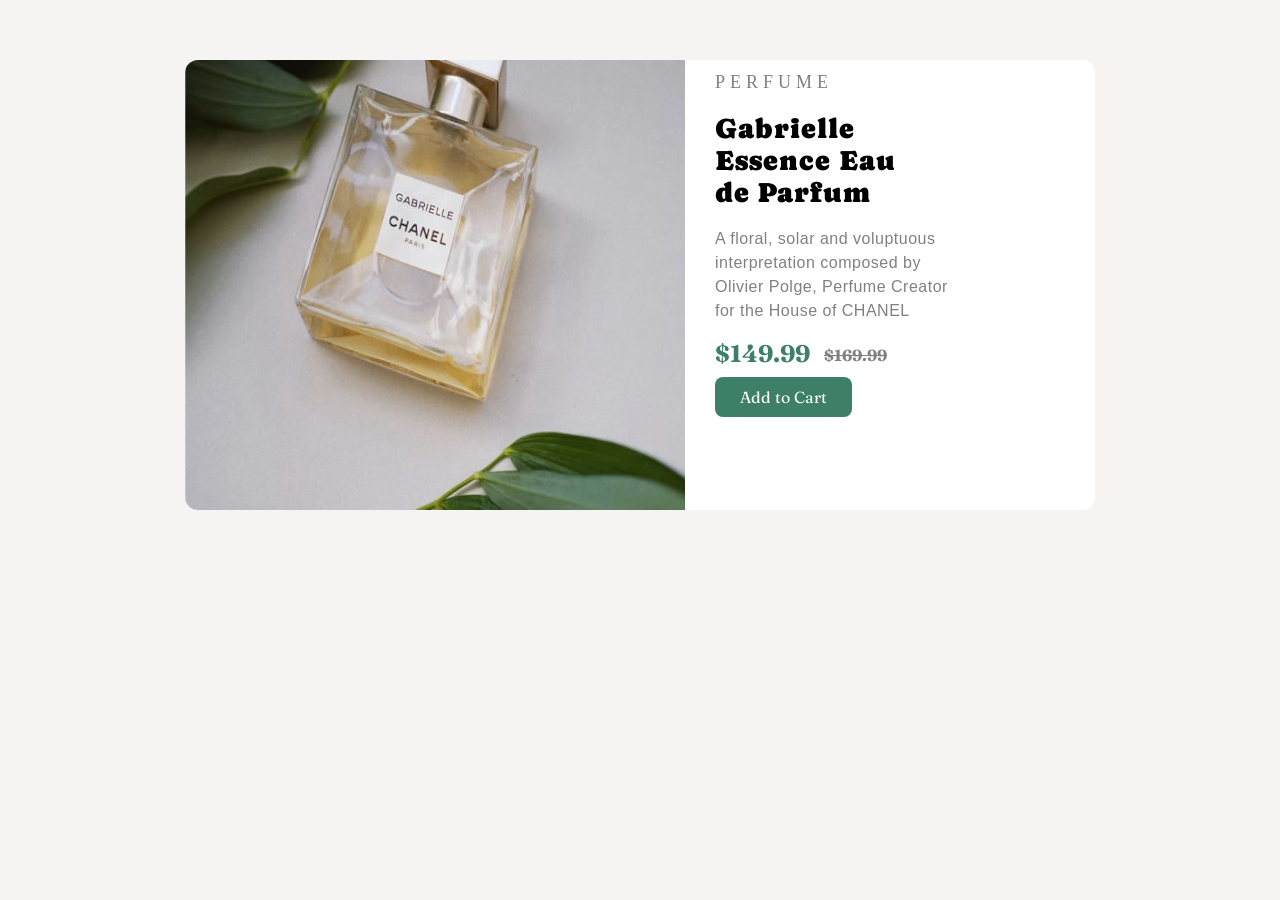
<file: index.html>
<!DOCTYPE html>
<html lang="en">
<head>
    <meta charset="UTF-8">
    <meta name="viewport" content="width=device-width, initial-scale=1.0">
    <title>Product Preview</title>
    <link rel="stylesheet" href="product.css">
    <link rel="preconnect" href="https://fonts.googleapis.com">
    <link rel="preconnect" href="https://fonts.gstatic.com" crossorigin>
    <link href="https://fonts.googleapis.com/css2?family=Caprasimo&display=swap" rel="stylesheet">
    <link rel="preconnect" href="https://fonts.googleapis.com">
    <link rel="preconnect" href="https://fonts.gstatic.com" crossorigin>
    <link href="https://fonts.googleapis.com/css2?family=Fraunces:ital,opsz,wght@0,9..144,100..900;1,9..144,100..900&display=swap" rel="stylesheet">
</head>
<body>
   <div class="container">
        <div class="content">
            <img class="image" src="pictures/perfume.jpg" alt="Gabrielle perfume">
            <div class="card">
                <h1 class="perfume"> Perfume</h1>
                <h1 class="writeup">Gabrielle <br>Essence Eau <br>de Parfum</h1>
                <p> A floral, solar and voluptuous <br> interpretation composed by<br> Olivier Polge,
                    Perfume Creator <br>for the House of CHANEL
                </p>
                <div class="price">
                    <h2>$149.99</h2>
                    <h3>$169.99</h3>
                </div>
                <div class="button">
                    <a href="#">Add to Cart</a>
                </div>
            </div>   
        </div>
   </div> 
</body>
</html>
</file>
<file: product.css>
body {
    padding:0px;
    margin:0px;
    background-color:rgb(245, 244, 243)
}
.container {
    display:flex;
    justify-content:center;
    align-items: center;
    margin-top:60px;
    
}
.content {
    /* width:100%; */
    display: flex;
    justify-content:center;
    align-items: center;
    border-radius: 20px;
    /* padding-left:20px; */
}
.content .image {
    width: 500px;
    height:450px;
    border-radius:13px 0px 0px 13px;
}
.card {
    width:380px;
    height:450px;
    padding-left: 30px;
    background-color: white;
    border-radius:0px 13px 13px 0px;
}
.content .perfume {
    text-transform: uppercase;
    font-size:18px;
    font-family:lucida Grand;
    letter-spacing: 5px;
    font-weight: lighter;
    color:grey;
}
.card .writeup {
    font-family: "Caprasimo", serif;
    font-weight: 100;
    font-style: normal;
    font-size: 28px;
    letter-spacing: 1px;
}
.card p {
    line-height:1.5;
    font-family: 'Cambria', cochin, sans-serif;
    letter-spacing:0.5px;
    color:grey;
    font-size:16px;
}
.card .price {
    display: flex;
    align-items:center;
    gap:14px;
}
.card .price h2 {
    font-size:24px;
    font-weight:700;
    color:rgb(61, 127, 103);
    font-family:"fraunces", serif;
    font-style:normal;
    margin-top:0px;
}
.card .price h3 {
    font-size:16px;
    text-decoration: line-through;
    margin-top: 0px;
    color: grey;
    font-family:"fraunces", serif;
}
.button a {
    font-family:"fraunces", serif;
    font-size:16px;
    color: white;
    background-color:rgb(61, 127, 103);
    text-decoration: none;
    /* display: flex; */
    width:90%;
    padding:10px 25px;
    justify-content: center;
    text-align: center;
    border-radius:8px;
}
/* smaller screens */
@media screen and (max-width:386px){
    .content{
        flex-direction: column;
    }  
    .card {
        width:380px;
        height:300px;
        border-radius:0px 0px 13px 13px ;
    } 
    .content .image {
        width: 380px;
        padding: 0px 15px;
        height:300px;
        border-radius:13px 13px 0px 0px;
    }
    .card {
        width: 350px;
        height:370px;
        border-radius:0px 0px 13px 13px;
    }
}
/* for medium screens */
@media screen and (max-width:600px){
    .content{
        flex-direction: column;
    }  
    .card {
        width:430px;
        height:350px;
        border-radius:0px 0px 13px 13px ;
    } 
    .content .image {
        width: 400px;
        height:300px;
        border-radius:13px 13px 0px 0px;
    }
    .card {
        margin: 0px 30px;
        width: 370px;
        height:370px;
        border-radius:0px 0px 13px 13px;
    }
}
</file>
